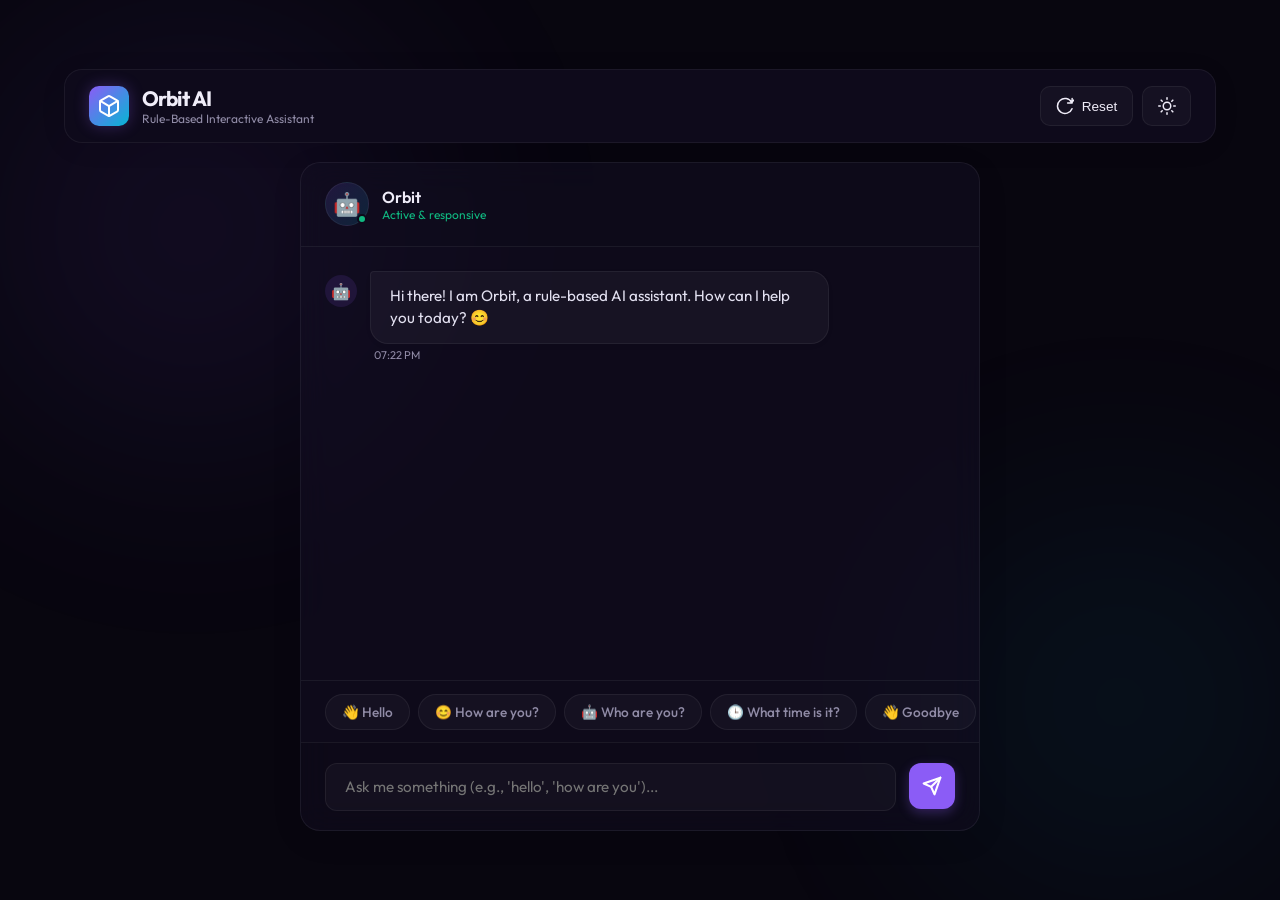
<file: Basic chatbot/index.html>
<!DOCTYPE html>
<html lang="en">
<head>
    <meta charset="UTF-8">
    <meta name="viewport" content="width=device-width, initial-scale=1.0">
    <title>Orbit AI | Interactive Rule-Based Chatbot</title>
    <!-- Google Fonts for premium typography -->
    <link rel="preconnect" href="https://fonts.googleapis.com">
    <link rel="preconnect" href="https://fonts.gstatic.com" crossorigin>
    <link href="https://fonts.googleapis.com/css2?family=Fira+Code:wght@400;500;600&family=Outfit:wght@300;400;500;600;700;800&display=swap" rel="stylesheet">
    <link rel="stylesheet" href="style.css">
</head>
<body>
    <!-- Background glow elements -->
    <div class="glow-orb orb-1"></div>
    <div class="glow-orb orb-2"></div>
    
    <div class="app-wrapper">
        <header class="app-header">
            <div class="brand">
                <div class="logo-icon">
                    <svg viewBox="0 0 24 24" width="24" height="24" stroke="currentColor" stroke-width="2" fill="none" stroke-linecap="round" stroke-linejoin="round">
                        <path d="M21 16V8a2 2 0 0 0-1-1.73l-7-4a2 2 0 0 0-2 0l-7 4A2 2 0 0 0 3 8v8a2 2 0 0 0 1 1.73l7 4a2 2 0 0 0 2 0l7-4A2 2 0 0 0 21 16z"></path>
                        <polyline points="3.27 6.96 12 12.01 20.73 6.96"></polyline>
                        <line x1="12" y1="22.08" x2="12" y2="12"></line>
                    </svg>
                </div>
                <div>
                    <h1>Orbit AI</h1>
                    <p class="subtitle">Rule-Based Interactive Assistant</p>
                </div>
            </div>
            
            <div class="header-actions">
                <button id="reset-chat" class="icon-btn" title="Reset Conversation">
                    <svg viewBox="0 0 24 24" width="18" height="18" stroke="currentColor" stroke-width="2" fill="none" stroke-linecap="round" stroke-linejoin="round">
                        <path d="M21.5 2v6h-6M21.34 15.57a10 10 0 1 1-.57-8.38l5.67-5.67"></path>
                    </svg>
                    <span>Reset</span>
                </button>
                <button id="toggle-theme" class="icon-btn" title="Toggle Theme">
                    <svg class="sun-icon" viewBox="0 0 24 24" width="18" height="18" stroke="currentColor" stroke-width="2" fill="none" stroke-linecap="round" stroke-linejoin="round">
                        <circle cx="12" cy="12" r="5"></circle>
                        <line x1="12" y1="1" x2="12" y2="3"></line>
                        <line x1="12" y1="21" x2="12" y2="23"></line>
                        <line x1="4.22" y1="4.22" x2="5.64" y2="5.64"></line>
                        <line x1="18.36" y1="18.36" x2="19.78" y2="19.78"></line>
                        <line x1="1" y1="12" x2="3" y2="12"></line>
                        <line x1="21" y1="12" x2="23" y2="12"></line>
                        <line x1="4.22" y1="19.78" x2="5.64" y2="18.36"></line>
                        <line x1="18.36" y1="5.64" x2="19.78" y2="4.22"></line>
                    </svg>
                </button>
            </div>
        </header>

        <main class="main-content">
            <!-- Left Panel: Chat Interface -->
            <section class="chat-section card" id="chat-card">
                <div class="chat-header">
                    <div class="bot-profile">
                        <div class="avatar-container">
                            <div class="bot-avatar">🤖</div>
                            <span class="status-dot pulsing"></span>
                        </div>
                        <div class="bot-info">
                            <span class="bot-name">Orbit</span>
                            <span class="bot-status">Active & responsive</span>
                        </div>
                    </div>
                </div>

                <div class="chat-messages" id="chat-messages">
                    <!-- Messages will be injected here dynamically -->
                </div>

                <!-- Suggested Quick Replies -->
                <div class="quick-replies" id="quick-replies">
                    <button class="chip" data-phrase="hello">👋 Hello</button>
                    <button class="chip" data-phrase="how are you">😊 How are you?</button>
                    <button class="chip" data-phrase="who are you">🤖 Who are you?</button>
                    <button class="chip" data-phrase="what time is it">🕒 What time is it?</button>
                    <button class="chip" data-phrase="goodbye">👋 Goodbye</button>
                </div>

                <form class="chat-input-area" id="chat-form">
                    <input type="text" id="user-input" autocomplete="off" placeholder="Ask me something (e.g., 'hello', 'how are you')..." required>
                    <button type="submit" class="send-btn" id="send-btn">
                        <svg viewBox="0 0 24 24" width="20" height="20" stroke="currentColor" stroke-width="2.5" fill="none" stroke-linecap="round" stroke-linejoin="round">
                            <line x1="22" y1="2" x2="11" y2="13"></line>
                            <polygon points="22 2 15 22 11 13 2 9 22 2"></polygon>
                        </svg>
                    </button>
                </form>
            </section>
        </main>
    </div>

    <!-- Notification for highlighting -->
    <div class="toast" id="toast">Code block highlighted!</div>

    <script src="app.js"></script>
</body>
</html>
</file>
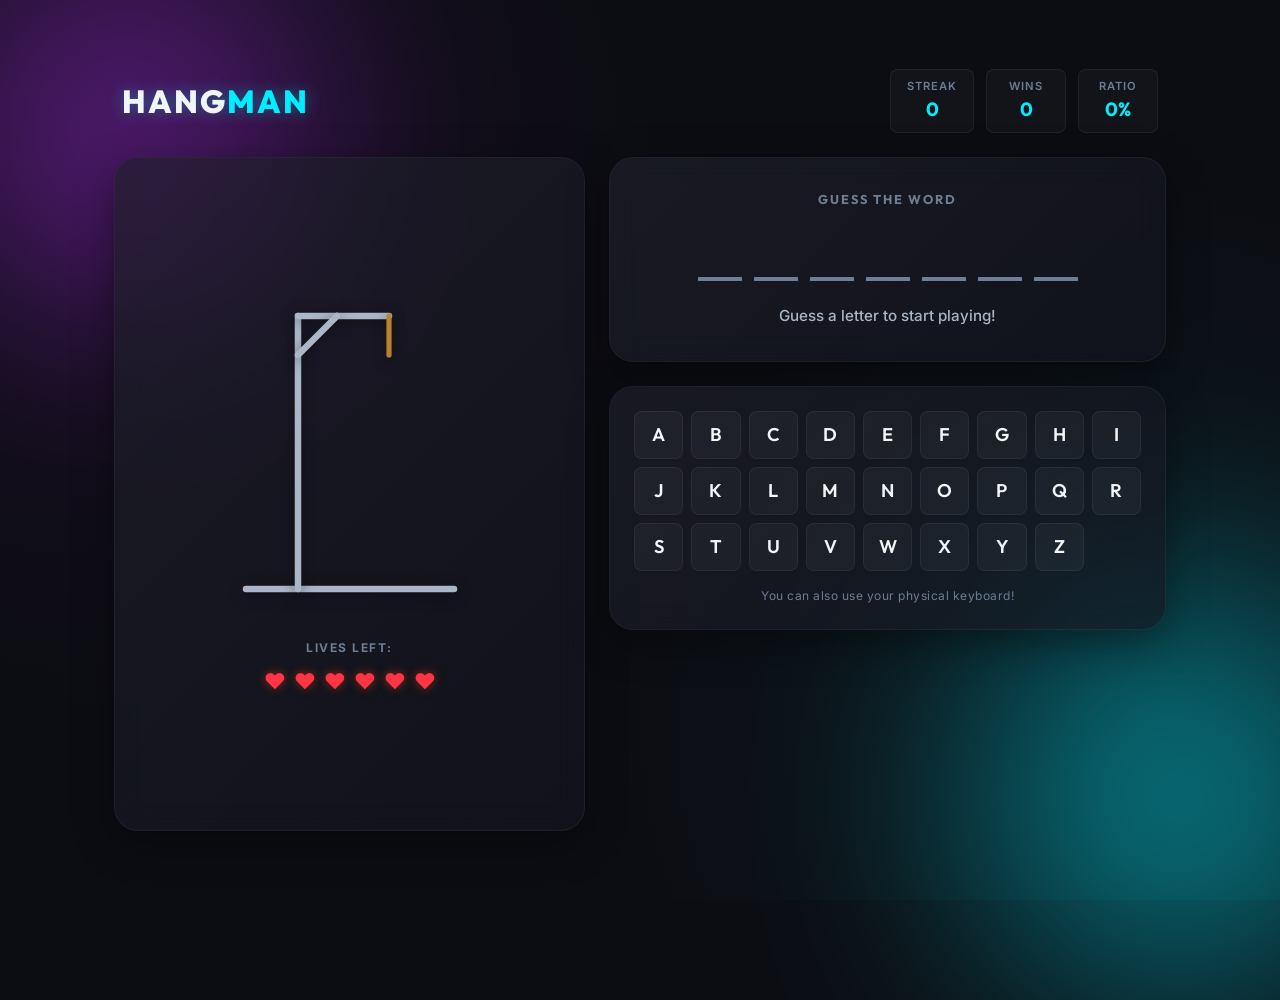
<file: Hangman game/index.html>
<!DOCTYPE html>
<html lang="en">
<head>
    <meta charset="UTF-8">
    <meta name="viewport" content="width=device-width, initial-scale=1.0">
    <meta name="description" content="A premium web-based Hangman game featuring sleek glassmorphism, responsive design, on-screen keyboard, and smooth SVG illustrations.">
    <title>Hangman - The Ultimate Word Guessing Challenge</title>
    <!-- Google Fonts -->
    <link rel="preconnect" href="https://fonts.googleapis.com">
    <link rel="preconnect" href="https://fonts.gstatic.com" crossorigin>
    <link href="https://fonts.googleapis.com/css2?family=Inter:wght@300;400;500;600&family=Outfit:wght@400;600;700;800&display=swap" rel="stylesheet">
    <!-- Main Style Sheet -->
    <link rel="stylesheet" href="style.css">
</head>
<body>
    <div class="app-container">
        <!-- Header -->
        <header>
            <div class="logo">
                <span class="logo-hang">HANG</span><span class="logo-man">MAN</span>
            </div>
            
            <!-- Scoreboard -->
            <div class="scoreboard" id="scoreboard">
                <div class="stat-box">
                    <span class="stat-label">Streak</span>
                    <span class="stat-value" id="stat-streak">0</span>
                </div>
                <div class="stat-box">
                    <span class="stat-label">Wins</span>
                    <span class="stat-value" id="stat-wins">0</span>
                </div>
                <div class="stat-box">
                    <span class="stat-label">Ratio</span>
                    <span class="stat-value" id="stat-ratio">0%</span>
                </div>
            </div>
        </header>

        <!-- Main Game Section -->
        <main class="game-board">
            <!-- Left Side: Dynamic SVG Hangman -->
            <section class="hangman-section card">
                <div class="svg-container">
                    <svg viewBox="0 0 200 250" class="hangman-svg" id="hangman-svg" aria-label="Hangman illustration">
                        <!-- Scaffold (Always visible) -->
                        <path d="M20 230 L180 230" class="gallows-base" />
                        <path d="M60 230 L60 20" class="gallows-post" />
                        <path d="M60 20 L130 20" class="gallows-beam" />
                        <path d="M130 20 L130 50" class="gallows-rope" />
                        <path d="M60 50 L90 20" class="gallows-support" />

                        <!-- Hangman Parts (Hidden by default, shown sequentially) -->
                        <!-- 1. Head -->
                        <circle cx="130" cy="70" r="20" class="body-part head" id="part-head" />
                        
                        <!-- 2. Torso -->
                        <line x1="130" y1="90" x2="130" y2="150" class="body-part torso" id="part-torso" />
                        
                        <!-- 3. Left Arm -->
                        <line x1="130" y1="110" x2="100" y2="130" class="body-part arm-left" id="part-arm-left" />
                        
                        <!-- 4. Right Arm -->
                        <line x1="130" y1="110" x2="160" y2="130" class="body-part arm-right" id="part-arm-right" />
                        
                        <!-- 5. Left Leg -->
                        <line x1="130" y1="150" x2="105" y2="200" class="body-part leg-left" id="part-leg-left" />
                        
                        <!-- 6. Right Leg -->
                        <line x1="130" y1="150" x2="155" y2="200" class="body-part leg-right" id="part-leg-right" />
                        
                        <!-- Extra: Defeated Eyes (Shown only on loss) -->
                        <g class="body-part dead-eyes" id="part-dead-eyes">
                            <line x1="122" y1="66" x2="128" y2="72" />
                            <line x1="128" y1="66" x2="122" y2="72" />
                            <line x1="132" y1="66" x2="138" y2="72" />
                            <line x1="138" y1="66" x2="132" y2="72" />
                        </g>
                    </svg>
                </div>
                
                <!-- Heart/Lives Indicator -->
                <div class="lives-indicator">
                    <span class="lives-text">LIVES LEFT:</span>
                    <div class="hearts-container" id="hearts-container" aria-label="Remaining incorrect guesses">
                        <!-- Populated by JavaScript -->
                    </div>
                </div>
            </section>

            <!-- Right Side: Word Display and Keyboard -->
            <section class="interaction-section">
                <!-- Word display card -->
                <div class="word-card card">
                    <h2 class="section-title">GUESS THE WORD</h2>
                    <div class="word-display" id="word-display" aria-live="polite">
                        <!-- Populated by JavaScript -->
                    </div>
                    <div class="message-banner" id="message-banner" aria-live="assertive">
                        Guess a letter to start playing!
                    </div>
                </div>

                <!-- Keyboard card -->
                <div class="keyboard-card card">
                    <div class="keyboard-container" id="keyboard-container">
                        <!-- Populated by JavaScript -->
                    </div>
                    <p class="hint-text">You can also use your physical keyboard!</p>
                </div>
            </section>
        </main>

        <!-- Dynamic Game-Over Modal Overlay -->
        <div class="modal-overlay hidden" id="game-modal" role="dialog" aria-modal="true" aria-labelledby="modal-title">
            <div class="modal-content card">
                <div class="modal-icon" id="modal-icon">🎉</div>
                <h2 class="modal-title" id="modal-title">YOU WON!</h2>
                
                <div class="modal-stats">
                    <p class="modal-word-reveal">The word was: <span id="secret-word-reveal">-----</span></p>
                    <div class="modal-stat-row">
                        <span>Attempts Made:</span>
                        <strong id="modal-attempts">0</strong>
                    </div>
                    <div class="modal-stat-row">
                        <span>Current Win Streak:</span>
                        <strong id="modal-streak">0</strong>
                    </div>
                </div>

                <div class="modal-actions">
                    <button class="btn btn-primary" id="btn-play-again">Play Again</button>
                    <button class="btn btn-secondary" id="btn-reset-stats">Reset Stats</button>
                </div>
            </div>
        </div>
        
        <!-- Subtle background glowing orbs -->
        <div class="bg-glow-orb orb-1"></div>
        <div class="bg-glow-orb orb-2"></div>
    </div>

    <!-- Main Game Script -->
    <script src="app.js"></script>
</body>
</html>
</file>
<file: Basic chatbot/style.css>
/* Custom CSS for Nova AI - The Rule-Based Chatbot */

:root {
    /* Dark Mode (Default) variables */
    --bg-primary: #08060f;
    --bg-secondary: #0e0a1b;
    --bg-card: rgba(20, 15, 38, 0.55);
    --border-color: rgba(255, 255, 255, 0.06);
    --text-primary: #f0edf9;
    --text-secondary: #908ba6;
    --accent: #8b5cf6;
    --accent-hover: #a78bfa;
    --accent-glow: rgba(139, 92, 246, 0.3);
    
    --bot-bubble-bg: rgba(255, 255, 255, 0.04);
    --bot-bubble-text: #e2e0f0;
    --user-bubble-bg: #8b5cf6;
    --user-bubble-text: #ffffff;
    
    --highlight-color: #10b981;
    --highlight-glow: rgba(16, 185, 129, 0.2);
    --code-bg: #050409;
    
    /* Transition speeds */
    --transition-smooth: all 0.3s cubic-bezier(0.4, 0, 0.2, 1);
}

[data-theme="light"] {
    /* Light Mode variables */
    --bg-primary: #f3f2fa;
    --bg-secondary: #ffffff;
    --bg-card: rgba(255, 255, 255, 0.8);
    --border-color: rgba(0, 0, 0, 0.08);
    --text-primary: #1c182c;
    --text-secondary: #6e6789;
    --accent: #6d28d9;
    --accent-hover: #5b21b6;
    --accent-glow: rgba(109, 40, 217, 0.15);
    
    --bot-bubble-bg: rgba(0, 0, 0, 0.04);
    --bot-bubble-text: #1c182c;
    --user-bubble-bg: #6d28d9;
    --user-bubble-text: #ffffff;
    
    --highlight-color: #059669;
    --highlight-glow: rgba(5, 150, 105, 0.15);
    --code-bg: #0a0812; /* Keep code panel dark for premium developer aesthetic */
}

/* Base resets & styles */
* {
    margin: 0;
    padding: 0;
    box-sizing: border-box;
}

body {
    font-family: 'Outfit', -apple-system, BlinkMacSystemFont, "Segoe UI", Roboto, Helvetica, Arial, sans-serif;
    background-color: var(--bg-primary);
    color: var(--text-primary);
    min-height: 100vh;
    overflow-x: hidden;
    display: flex;
    justify-content: center;
    align-items: center;
    transition: var(--transition-smooth);
    position: relative;
}

/* Background glowing orbs for cyberpunk aesthetics */
.glow-orb {
    position: fixed;
    border-radius: 50%;
    filter: blur(120px);
    z-index: -1;
    opacity: 0.45;
    pointer-events: none;
    transition: var(--transition-smooth);
}

.orb-1 {
    top: -10%;
    left: -10%;
    width: 50vw;
    height: 50vw;
    background: radial-gradient(circle, rgba(139, 92, 246, 0.3) 0%, rgba(0, 0, 0, 0) 70%);
}

.orb-2 {
    bottom: -10%;
    right: -10%;
    width: 45vw;
    height: 45vw;
    background: radial-gradient(circle, rgba(6, 182, 212, 0.25) 0%, rgba(0, 0, 0, 0) 70%);
}

[data-theme="light"] .glow-orb {
    opacity: 0.25;
}

[data-theme="light"] .orb-1 {
    background: radial-gradient(circle, rgba(109, 40, 217, 0.2) 0%, rgba(0, 0, 0, 0) 70%);
}

/* Container & Layout */
.app-wrapper {
    width: 100%;
    max-width: 1200px;
    height: 90vh;
    padding: 1.5rem;
    display: flex;
    flex-direction: column;
    gap: 1.2rem;
}

/* Header Styling */
.app-header {
    display: flex;
    justify-content: space-between;
    align-items: center;
    background-color: var(--bg-secondary);
    border: 1px solid var(--border-color);
    border-radius: 18px;
    padding: 1rem 1.5rem;
    box-shadow: 0 4px 30px rgba(0, 0, 0, 0.05);
    backdrop-filter: blur(8px);
    transition: var(--transition-smooth);
}

.brand {
    display: flex;
    align-items: center;
    gap: 0.8rem;
}

.logo-icon {
    width: 40px;
    height: 40px;
    background: linear-gradient(135deg, var(--accent) 0%, #06b6d4 100%);
    border-radius: 10px;
    display: flex;
    align-items: center;
    justify-content: center;
    color: #ffffff;
    box-shadow: 0 0 15px var(--accent-glow);
}

.brand h1 {
    font-size: 1.3rem;
    font-weight: 700;
    letter-spacing: -0.5px;
    line-height: 1.2;
}

.brand .subtitle {
    font-size: 0.75rem;
    color: var(--text-secondary);
    font-weight: 400;
}

.header-actions {
    display: flex;
    align-items: center;
    gap: 0.6rem;
}

/* Button style */
.icon-btn {
    display: flex;
    align-items: center;
    gap: 0.5rem;
    background: rgba(255, 255, 255, 0.03);
    border: 1px solid var(--border-color);
    border-radius: 10px;
    color: var(--text-primary);
    padding: 0.6rem 0.9rem;
    cursor: pointer;
    font-weight: 500;
    font-size: 0.85rem;
    transition: var(--transition-smooth);
}

.icon-btn:hover {
    background: rgba(255, 255, 255, 0.08);
    transform: translateY(-2px);
    border-color: var(--accent);
}

[data-theme="light"] .icon-btn {
    background: rgba(0, 0, 0, 0.02);
}

[data-theme="light"] .icon-btn:hover {
    background: rgba(0, 0, 0, 0.05);
}

/* Main Panel Layout */
.main-content {
    flex: 1;
    display: flex;
    justify-content: center;
    height: calc(100% - 70px);
}

.chat-section {
    width: 100%;
    max-width: 680px;
}

.card {
    background-color: var(--bg-card);
    border: 1px solid var(--border-color);
    border-radius: 20px;
    box-shadow: 0 8px 32px rgba(0, 0, 0, 0.08);
    backdrop-filter: blur(16px);
    display: flex;
    flex-direction: column;
    overflow: hidden;
    transition: var(--transition-smooth);
}

/* Chat Card Styling */
.chat-section {
    display: flex;
    flex-direction: column;
}

.chat-header {
    padding: 1.2rem 1.5rem;
    border-bottom: 1px solid var(--border-color);
    display: flex;
    justify-content: space-between;
    align-items: center;
    background: rgba(0, 0, 0, 0.05);
}

.bot-profile {
    display: flex;
    align-items: center;
    gap: 0.8rem;
}

.avatar-container {
    position: relative;
}

.bot-avatar {
    width: 44px;
    height: 44px;
    background: linear-gradient(135deg, rgba(139, 92, 246, 0.15) 0%, rgba(6, 182, 212, 0.15) 100%);
    border: 1.5px solid var(--border-color);
    border-radius: 50%;
    display: flex;
    align-items: center;
    justify-content: center;
    font-size: 1.4rem;
}

.status-dot {
    position: absolute;
    bottom: 2px;
    right: 2px;
    width: 10px;
    height: 10px;
    background-color: #10b981;
    border: 2px solid var(--bg-secondary);
    border-radius: 50%;
}

.pulsing {
    box-shadow: 0 0 0 0 rgba(16, 185, 129, 0.7);
    animation: pulse 1.6s infinite;
}

@keyframes pulse {
    0% {
        transform: scale(0.95);
        box-shadow: 0 0 0 0 rgba(16, 185, 129, 0.7);
    }
    70% {
        transform: scale(1);
        box-shadow: 0 0 0 6px rgba(16, 185, 129, 0);
    }
    100% {
        transform: scale(0.95);
        box-shadow: 0 0 0 0 rgba(16, 185, 129, 0);
    }
}

.bot-info {
    display: flex;
    flex-direction: column;
}

.bot-name {
    font-weight: 600;
    font-size: 1rem;
}

.bot-status {
    font-size: 0.75rem;
    color: #10b981;
}

/* Chat Messages */
.chat-messages {
    flex: 1;
    overflow-y: auto;
    padding: 1.5rem;
    display: flex;
    flex-direction: column;
    gap: 1.2rem;
    scroll-behavior: smooth;
}

/* Custom scrollbar */
.chat-messages::-webkit-scrollbar,
.code-body::-webkit-scrollbar {
    width: 6px;
    height: 6px;
}

.chat-messages::-webkit-scrollbar-track,
.code-body::-webkit-scrollbar-track {
    background: transparent;
}

.chat-messages::-webkit-scrollbar-thumb,
.code-body::-webkit-scrollbar-thumb {
    background: rgba(255, 255, 255, 0.1);
    border-radius: 10px;
}

[data-theme="light"] .chat-messages::-webkit-scrollbar-thumb {
    background: rgba(0, 0, 0, 0.1);
}

.message-wrapper {
    display: flex;
    gap: 0.8rem;
    max-width: 80%;
    animation: slideIn 0.3s ease-out forwards;
}

@keyframes slideIn {
    from {
        opacity: 0;
        transform: translateY(12px);
    }
    to {
        opacity: 1;
        transform: translateY(0);
    }
}

.message-wrapper.bot {
    align-self: flex-start;
}

.message-wrapper.user {
    align-self: flex-end;
    flex-direction: row-reverse;
}

.msg-avatar {
    width: 32px;
    height: 32px;
    border-radius: 50%;
    display: flex;
    align-items: center;
    justify-content: center;
    font-size: 1rem;
    flex-shrink: 0;
    margin-top: 4px;
}

.bot .msg-avatar {
    background: rgba(139, 92, 246, 0.12);
}

.user .msg-avatar {
    background: rgba(255, 255, 255, 0.15);
}

.bubble-container {
    display: flex;
    flex-direction: column;
    gap: 0.25rem;
}

.msg-bubble {
    padding: 0.85rem 1.2rem;
    border-radius: 18px;
    font-size: 0.95rem;
    line-height: 1.45;
    word-break: break-word;
    box-shadow: 0 2px 10px rgba(0, 0, 0, 0.02);
}

.bot .msg-bubble {
    background-color: var(--bot-bubble-bg);
    color: var(--bot-bubble-text);
    border: 1px solid var(--border-color);
    border-top-left-radius: 4px;
}

.user .msg-bubble {
    background-color: var(--user-bubble-bg);
    color: var(--user-bubble-text);
    border-top-right-radius: 4px;
    box-shadow: 0 4px 15px rgba(139, 92, 246, 0.25);
}

.msg-time {
    font-size: 0.7rem;
    color: var(--text-secondary);
    align-self: flex-start;
    padding: 0 4px;
}

.user .msg-time {
    align-self: flex-end;
}

/* Typing Indicator Animation */
.typing-indicator {
    display: flex;
    align-items: center;
    gap: 4px;
    padding: 6px 4px;
}

.typing-dot {
    width: 6px;
    height: 6px;
    background-color: var(--text-secondary);
    border-radius: 50%;
    animation: bounce 1.4s infinite ease-in-out both;
}

.typing-dot:nth-child(1) { animation-delay: -0.32s; }
.typing-dot:nth-child(2) { animation-delay: -0.16s; }

@keyframes bounce {
    0%, 80%, 100% { transform: scale(0); }
    40% { transform: scale(1); }
}

/* Quick Replies */
.quick-replies {
    display: flex;
    gap: 0.5rem;
    padding: 0.8rem 1.5rem;
    overflow-x: auto;
    white-space: nowrap;
    border-top: 1px solid var(--border-color);
    background: rgba(0, 0, 0, 0.02);
}

.quick-replies::-webkit-scrollbar {
    display: none; /* Hide scrollbar for chips */
}

.chip {
    background: rgba(255, 255, 255, 0.03);
    border: 1px solid var(--border-color);
    border-radius: 30px;
    padding: 0.5rem 1rem;
    color: var(--text-secondary);
    cursor: pointer;
    font-size: 0.85rem;
    font-family: inherit;
    font-weight: 500;
    transition: var(--transition-smooth);
}

.chip:hover {
    background: rgba(139, 92, 246, 0.08);
    border-color: var(--accent);
    color: var(--text-primary);
    transform: scale(1.05);
}

[data-theme="light"] .chip {
    background: rgba(0, 0, 0, 0.02);
}

/* Chat Input Area */
.chat-input-area {
    padding: 1.2rem 1.5rem;
    border-top: 1px solid var(--border-color);
    display: flex;
    gap: 0.8rem;
    background: rgba(0, 0, 0, 0.08);
}

[data-theme="light"] .chat-input-area {
    background: rgba(0, 0, 0, 0.01);
}

#user-input {
    flex: 1;
    background: rgba(255, 255, 255, 0.03);
    border: 1.5px solid var(--border-color);
    border-radius: 12px;
    padding: 0.85rem 1.2rem;
    font-family: inherit;
    font-size: 0.95rem;
    color: var(--text-primary);
    outline: none;
    transition: var(--transition-smooth);
}

#user-input:focus {
    border-color: var(--accent);
    background: rgba(255, 255, 255, 0.05);
    box-shadow: 0 0 12px var(--accent-glow);
}

[data-theme="light"] #user-input {
    background: rgba(0, 0, 0, 0.02);
}

[data-theme="light"] #user-input:focus {
    background: #ffffff;
}

.send-btn {
    background: var(--accent);
    border: none;
    border-radius: 12px;
    width: 46px;
    height: 46px;
    display: flex;
    align-items: center;
    justify-content: center;
    color: #ffffff;
    cursor: pointer;
    transition: var(--transition-smooth);
    box-shadow: 0 4px 12px var(--accent-glow);
}

.send-btn:hover {
    background: var(--accent-hover);
    transform: translateY(-2px) scale(1.05);
}

.send-btn:active {
    transform: scale(0.95);
}

/* Code Visualizer Panel */
.code-section {
    display: flex;
    flex-direction: column;
}

.code-header {
    background-color: rgba(0, 0, 0, 0.25);
    border-bottom: 1px solid var(--border-color);
    padding: 0.9rem 1.2rem;
    display: flex;
    justify-content: space-between;
    align-items: center;
}

.code-title {
    display: flex;
    align-items: center;
    gap: 0.5rem;
    font-size: 0.85rem;
    color: #908ba6;
    font-weight: 500;
}

.code-title span {
    font-family: 'Fira Code', monospace;
}

.code-title .badge {
    background: rgba(139, 92, 246, 0.15);
    border: 1px solid rgba(139, 92, 246, 0.3);
    color: var(--accent-hover);
    font-family: 'Outfit', sans-serif;
    padding: 2px 8px;
    border-radius: 12px;
    font-size: 0.7rem;
    font-weight: 600;
}

.window-dots {
    display: flex;
    gap: 6px;
}

.window-dots .dot {
    width: 10px;
    height: 10px;
    border-radius: 50%;
    display: inline-block;
}

.dot.red { background-color: #ef4444; }
.dot.yellow { background-color: #f59e0b; }
.dot.green { background-color: #10b981; }

.code-body {
    background-color: var(--code-bg);
    flex: 1;
    overflow: auto;
    padding: 1.2rem;
}

pre {
    margin: 0;
}

.python-code {
    font-family: 'Fira Code', 'Courier New', Courier, monospace;
    font-size: 0.82rem;
    line-height: 1.6;
    color: #e2e0f0;
    display: block;
}

/* Syntax Highlighting Colors */
.keyword { color: #f43f5e; font-weight: 600; }
.function { color: #3b82f6; }
.comment { color: #6b7280; font-style: italic; }
.string { color: #10b981; }
.operator { color: #fbbf24; }

/* Interactive Code Highlight Blocks */
.code-block {
    display: block;
    padding: 4px 8px;
    margin: 2px -8px;
    border-radius: 6px;
    border-left: 3px solid transparent;
    transition: all 0.3s ease;
}

/* Active code branch styling */
.code-block.active-branch {
    background-color: var(--highlight-glow);
    border-left-color: var(--highlight-color);
    box-shadow: inset 0 0 10px rgba(16, 185, 129, 0.05);
    animation: glowPulse 2s infinite ease-in-out;
}

@keyframes glowPulse {
    0% { background-color: rgba(16, 185, 129, 0.1); }
    50% { background-color: rgba(16, 185, 129, 0.2); }
    100% { background-color: rgba(16, 185, 129, 0.1); }
}

.code-footer {
    background-color: rgba(0, 0, 0, 0.2);
    border-top: 1px solid var(--border-color);
    padding: 0.75rem 1.2rem;
    font-size: 0.8rem;
    color: var(--text-secondary);
}

.status-indicator {
    display: flex;
    align-items: center;
    gap: 6px;
}

.indicator-dot {
    width: 8px;
    height: 8px;
    border-radius: 50%;
    background-color: var(--text-secondary);
    display: inline-block;
    transition: var(--transition-smooth);
}

.status-indicator.active {
    color: var(--highlight-color);
}

.status-indicator.active .indicator-dot {
    background-color: var(--highlight-color);
    box-shadow: 0 0 8px var(--highlight-color);
}

/* Custom Notification Toast */
.toast {
    position: fixed;
    bottom: 2rem;
    right: 2rem;
    background: rgba(16, 185, 129, 0.95);
    color: #ffffff;
    padding: 0.8rem 1.2rem;
    border-radius: 10px;
    font-weight: 500;
    font-size: 0.9rem;
    box-shadow: 0 8px 24px rgba(16, 185, 129, 0.3);
    z-index: 100;
    transform: translateY(100px);
    opacity: 0;
    pointer-events: none;
    transition: transform 0.4s cubic-bezier(0.175, 0.885, 0.32, 1.275), opacity 0.3s;
}

.toast.show {
    transform: translateY(0);
    opacity: 1;
}

/* Responsive Adjustments */
@media (max-width: 968px) {
    .main-content {
        grid-template-columns: 1fr;
    }
    
    .code-section {
        display: none; /* Hide code section on mobile by default */
    }
    
    .code-section.show-panel {
        display: flex;
        position: fixed;
        top: 80px;
        left: 1.5rem;
        right: 1.5rem;
        bottom: 1.5rem;
        z-index: 50;
    }
    
    .app-wrapper {
        height: 95vh;
        padding: 0.8rem;
    }
}

@media (min-width: 969px) {
    /* Hide code toggle button on large screens */
    .code-toggle-btn {
        display: none;
    }
}
</file>
<file: Hangman game/style.css>
/* ==========================================================================
   DESIGN SYSTEM & VARIABLES
   ========================================================================== */
:root {
    /* Color Palette (HSL Tailored) */
    --bg-dark: hsl(230, 24%, 6%);
    --bg-dark-secondary: hsl(230, 24%, 10%);
    --card-bg: rgba(20, 22, 33, 0.65);
    --card-border: rgba(255, 255, 255, 0.06);
    --card-glow: rgba(0, 240, 255, 0.03);
    
    /* Neon Accents */
    --accent-cyan: hsl(184, 100%, 50%);
    --accent-cyan-rgb: 0, 240, 255;
    --accent-violet: hsl(280, 100%, 60%);
    --accent-violet-rgb: 189, 0, 255;
    --accent-red: hsl(355, 100%, 60%);
    --accent-green: hsl(145, 90%, 50%);

    /* Typography */
    --font-heading: 'Outfit', -apple-system, BlinkMacSystemFont, "Segoe UI", Roboto, sans-serif;
    --font-body: 'Inter', -apple-system, BlinkMacSystemFont, "Segoe UI", Roboto, sans-serif;

    /* Text Colors */
    --text-primary: hsl(210, 30%, 96%);
    --text-secondary: hsl(215, 20%, 72%);
    --text-muted: hsl(215, 15%, 50%);
    
    /* Layout */
    --border-radius-lg: 24px;
    --border-radius-md: 16px;
    --border-radius-sm: 8px;
    --transition-smooth: all 0.3s cubic-bezier(0.4, 0, 0.2, 1);
}

/* ==========================================================================
   RESET & SYSTEM BASICS
   ========================================================================== */
* {
    margin: 0;
    padding: 0;
    box-sizing: border-box;
    -webkit-tap-highlight-color: transparent;
}

body {
    background-color: var(--bg-dark);
    color: var(--text-primary);
    font-family: var(--font-body);
    min-height: 100vh;
    display: flex;
    justify-content: center;
    align-items: center;
    position: relative;
    overflow-x: hidden;
    line-height: 1.5;
}

/* Subtle Animated Background Gradients & Glows */
body::before {
    content: '';
    position: absolute;
    top: 0;
    left: 0;
    right: 0;
    bottom: 0;
    background: radial-gradient(circle at 10% 20%, rgba(189, 0, 255, 0.05) 0%, transparent 40%),
                radial-gradient(circle at 90% 80%, rgba(0, 240, 255, 0.06) 0%, transparent 40%);
    z-index: -2;
    pointer-events: none;
}

.bg-glow-orb {
    position: absolute;
    border-radius: 50%;
    filter: blur(120px);
    z-index: -1;
    opacity: 0.45;
    pointer-events: none;
    animation: pulseGlow 10s infinite alternate ease-in-out;
}

.orb-1 {
    width: 350px;
    height: 350px;
    background: var(--accent-violet);
    top: -50px;
    left: -50px;
}

.orb-2 {
    width: 400px;
    height: 400px;
    background: var(--accent-cyan);
    bottom: -100px;
    right: -100px;
    animation-delay: -5s;
}

@keyframes pulseGlow {
    0% { transform: scale(1) translate(0, 0); opacity: 0.3; }
    100% { transform: scale(1.15) translate(30px, 20px); opacity: 0.55; }
}

/* ==========================================================================
   LAYOUT STRUCTURE
   ========================================================================== */
.app-container {
    width: 100%;
    max-width: 1100px;
    min-height: 90vh;
    padding: 24px;
    display: flex;
    flex-direction: column;
    gap: 24px;
    z-index: 1;
}

/* Header & Scoreboard styling */
header {
    display: flex;
    justify-content: space-between;
    align-items: center;
    padding: 0 8px;
    flex-wrap: wrap;
    gap: 16px;
}

.logo {
    font-family: var(--font-heading);
    font-size: 2rem;
    font-weight: 800;
    letter-spacing: 2px;
    text-shadow: 0 0 15px rgba(0, 240, 255, 0.35);
}

.logo-hang {
    color: var(--text-primary);
}

.logo-man {
    color: var(--accent-cyan);
}

.scoreboard {
    display: flex;
    gap: 12px;
}

.stat-box {
    background: rgba(255, 255, 255, 0.03);
    border: 1px solid var(--card-border);
    padding: 8px 16px;
    border-radius: var(--border-radius-sm);
    display: flex;
    flex-direction: column;
    align-items: center;
    min-width: 80px;
}

.stat-label {
    font-size: 0.7rem;
    text-transform: uppercase;
    letter-spacing: 1px;
    color: var(--text-muted);
    font-weight: 600;
}

.stat-value {
    font-family: var(--font-heading);
    font-size: 1.2rem;
    font-weight: 700;
    color: var(--accent-cyan);
}

/* Main Grid Layout */
.game-board {
    display: grid;
    grid-template-columns: 1.1fr 1.3fr;
    gap: 24px;
    flex: 1;
}

/* Premium Card Styles (Glassmorphism) */
.card {
    background: var(--card-bg);
    border: 1px solid var(--card-border);
    border-radius: var(--border-radius-lg);
    box-shadow: 0 12px 40px 0 rgba(0, 0, 0, 0.4);
    backdrop-filter: blur(16px);
    -webkit-backdrop-filter: blur(16px);
    transition: var(--transition-smooth);
    position: relative;
    overflow: hidden;
}

.card::before {
    content: '';
    position: absolute;
    top: 0;
    left: 0;
    width: 100%;
    height: 100%;
    background: linear-gradient(135deg, rgba(255, 255, 255, 0.03) 0%, transparent 100%);
    pointer-events: none;
}

.card:hover {
    border-color: rgba(255, 255, 255, 0.1);
    box-shadow: 0 16px 48px 0 rgba(0, 0, 0, 0.5), 0 0 30px var(--card-glow);
}

/* ==========================================================================
   LEFT PANEL: DYNAMIC SVG HANGMAN
   ========================================================================== */
.hangman-section {
    display: flex;
    flex-direction: column;
    justify-content: center;
    align-items: center;
    padding: 32px;
    gap: 24px;
    min-height: 400px;
}

.svg-container {
    width: 100%;
    max-width: 260px;
    aspect-ratio: 4/5;
    display: flex;
    justify-content: center;
}

.hangman-svg {
    width: 100%;
    height: 100%;
}

/* SVG Line Designs & Glow Effects */
.gallows-base, .gallows-post, .gallows-beam, .gallows-rope, .gallows-support {
    stroke: var(--text-secondary);
    stroke-width: 5;
    stroke-linecap: round;
    fill: none;
    filter: drop-shadow(0 2px 5px rgba(0, 0, 0, 0.5));
}

.gallows-rope {
    stroke: hsl(35, 60%, 45%);
    stroke-width: 4;
}

/* Body parts (Initially hidden, faded in with class 'visible') */
.body-part {
    stroke: var(--accent-cyan);
    stroke-width: 5;
    stroke-linecap: round;
    fill: none;
    opacity: 0;
    transform: translateY(-8px);
    transform-origin: 130px 70px;
    transition: opacity 0.5s cubic-bezier(0.175, 0.885, 0.32, 1.275), 
                transform 0.5s cubic-bezier(0.175, 0.885, 0.32, 1.275), 
                stroke 0.3s ease;
}

.body-part.visible {
    opacity: 1;
    transform: translateY(0);
    filter: drop-shadow(0 0 8px rgba(0, 240, 255, 0.5));
}

/* Dead eyes layout specifically styles x elements */
.dead-eyes {
    stroke: var(--accent-red) !important;
    stroke-width: 3.5 !important;
    filter: drop-shadow(0 0 6px rgba(255, 61, 0, 0.6));
    transition-delay: 0.2s;
}

.dead-eyes.visible {
    opacity: 1;
}

/* Lives representation (hearts) */
.lives-indicator {
    display: flex;
    flex-direction: column;
    align-items: center;
    gap: 8px;
    width: 100%;
}

.lives-text {
    font-size: 0.75rem;
    font-weight: 700;
    color: var(--text-muted);
    letter-spacing: 1.5px;
}

.hearts-container {
    display: flex;
    gap: 8px;
}

.heart-icon {
    font-size: 1.35rem;
    color: var(--accent-red);
    text-shadow: 0 0 10px rgba(255, 61, 0, 0.5);
    transition: transform 0.4s cubic-bezier(0.175, 0.885, 0.32, 1.275), opacity 0.3s ease;
}

.heart-icon.lost {
    opacity: 0.2;
    transform: scale(0.6) rotate(-15deg);
    filter: grayscale(1);
    text-shadow: none;
}

/* ==========================================================================
   RIGHT PANEL: WORD DISPLAY & KEYBOARD
   ========================================================================== */
.interaction-section {
    display: flex;
    flex-direction: column;
    gap: 24px;
}

.section-title {
    font-family: var(--font-heading);
    font-size: 0.8rem;
    font-weight: 700;
    text-transform: uppercase;
    letter-spacing: 2px;
    color: var(--text-muted);
    margin-bottom: 20px;
    text-align: center;
}

.word-card {
    padding: 32px;
    display: flex;
    flex-direction: column;
    align-items: center;
    justify-content: center;
    min-height: 180px;
}

.word-display {
    display: flex;
    flex-wrap: wrap;
    justify-content: center;
    gap: 12px;
    margin-bottom: 24px;
}

/* Letters hidden in visual blocks */
.letter-box {
    width: 44px;
    height: 52px;
    display: flex;
    justify-content: center;
    align-items: flex-end;
    font-family: var(--font-heading);
    font-size: 2.2rem;
    font-weight: 700;
    border-bottom: 4px solid var(--text-muted);
    color: var(--text-primary);
    transition: var(--transition-smooth);
    padding-bottom: 4px;
}

.letter-box.revealed {
    border-bottom-color: var(--accent-cyan);
    color: var(--accent-cyan);
    text-shadow: 0 0 15px rgba(0, 240, 255, 0.45);
    animation: revealPop 0.35s cubic-bezier(0.175, 0.885, 0.32, 1.275);
}

@keyframes revealPop {
    0% { transform: translateY(8px) scale(0.85); opacity: 0.5; }
    100% { transform: translateY(0) scale(1); opacity: 1; }
}

.message-banner {
    font-size: 0.95rem;
    color: var(--text-secondary);
    font-weight: 500;
    height: 24px;
    display: flex;
    align-items: center;
    transition: var(--transition-smooth);
}

.message-banner.shake {
    animation: wiggle 0.4s ease-in-out;
}

@keyframes wiggle {
    0%, 100% { transform: translateX(0); }
    20%, 60% { transform: translateX(-6px); }
    40%, 80% { transform: translateX(6px); }
}

/* Keyboard Styling */
.keyboard-card {
    padding: 24px;
    display: flex;
    flex-direction: column;
    align-items: center;
    gap: 16px;
}

.keyboard-container {
    display: grid;
    grid-template-columns: repeat(9, 1fr);
    gap: 8px;
    width: 100%;
    max-width: 560px;
}

.key {
    background: rgba(255, 255, 255, 0.04);
    border: 1px solid var(--card-border);
    color: var(--text-primary);
    font-family: var(--font-heading);
    font-size: 1.15rem;
    font-weight: 600;
    height: 48px;
    border-radius: var(--border-radius-sm);
    cursor: pointer;
    display: flex;
    justify-content: center;
    align-items: center;
    transition: var(--transition-smooth);
    user-select: none;
}

.key:hover:not(:disabled) {
    background: rgba(255, 255, 255, 0.08);
    border-color: rgba(255, 255, 255, 0.15);
    transform: translateY(-2px);
    box-shadow: 0 4px 12px rgba(0, 0, 0, 0.25);
}

.key:active:not(:disabled) {
    transform: translateY(1px);
}

/* Button Guesses Highlighted States */
.key:disabled {
    cursor: not-allowed;
    transform: none !important;
    box-shadow: none !important;
}

.key.correct {
    background: rgba(0, 230, 118, 0.12) !important;
    border-color: var(--accent-green) !important;
    color: var(--accent-green) !important;
    text-shadow: 0 0 8px rgba(0, 230, 118, 0.4);
}

.key.incorrect {
    background: rgba(255, 61, 0, 0.06) !important;
    border-color: rgba(255, 61, 0, 0.3) !important;
    color: var(--text-muted) !important;
    opacity: 0.4;
    text-decoration: line-through;
}

.hint-text {
    font-size: 0.75rem;
    color: var(--text-muted);
    letter-spacing: 0.5px;
}

/* ==========================================================================
   GAME-OVER OVERLAY MODAL (Premium Glassmorphism)
   ========================================================================== */
.modal-overlay {
    position: fixed;
    top: 0;
    left: 0;
    width: 100vw;
    height: 100vh;
    background: rgba(5, 6, 10, 0.82);
    backdrop-filter: blur(20px);
    -webkit-backdrop-filter: blur(20px);
    z-index: 10;
    display: flex;
    justify-content: center;
    align-items: center;
    opacity: 1;
    transition: var(--transition-smooth);
    padding: 20px;
}

.modal-overlay.hidden {
    opacity: 0;
    pointer-events: none;
}

.modal-content {
    width: 100%;
    max-width: 440px;
    padding: 40px;
    display: flex;
    flex-direction: column;
    align-items: center;
    text-align: center;
    gap: 20px;
    background: rgba(18, 20, 29, 0.8);
    border: 1px solid rgba(255, 255, 255, 0.09);
    animation: modalBounce 0.5s cubic-bezier(0.175, 0.885, 0.32, 1.275);
}

@keyframes modalBounce {
    0% { transform: scale(0.8) translateY(30px); opacity: 0; }
    100% { transform: scale(1) translateY(0); opacity: 1; }
}

.modal-icon {
    font-size: 4rem;
    filter: drop-shadow(0 0 15px rgba(189, 0, 255, 0.4));
    animation: iconFloat 3s infinite ease-in-out;
}

@keyframes iconFloat {
    0%, 100% { transform: translateY(0); }
    50% { transform: translateY(-8px); }
}

.modal-title {
    font-family: var(--font-heading);
    font-size: 2.2rem;
    font-weight: 800;
    letter-spacing: 1.5px;
    background: linear-gradient(135deg, var(--text-primary) 30%, var(--accent-cyan) 100%);
    -webkit-background-clip: text;
    -webkit-text-fill-color: transparent;
}

.modal-stats {
    width: 100%;
    background: rgba(255, 255, 255, 0.02);
    border: 1px solid rgba(255, 255, 255, 0.04);
    border-radius: var(--border-radius-md);
    padding: 20px;
    display: flex;
    flex-direction: column;
    gap: 12px;
}

.modal-word-reveal {
    font-size: 1.05rem;
    color: var(--text-secondary);
    border-bottom: 1px solid rgba(255, 255, 255, 0.05);
    padding-bottom: 12px;
    margin-bottom: 4px;
}

.modal-word-reveal span {
    font-family: var(--font-heading);
    font-weight: 700;
    color: var(--accent-cyan);
    letter-spacing: 1.5px;
    text-shadow: 0 0 10px rgba(0, 240, 255, 0.3);
}

.modal-stat-row {
    display: flex;
    justify-content: space-between;
    font-size: 0.9rem;
    color: var(--text-secondary);
}

.modal-stat-row strong {
    color: var(--text-primary);
    font-family: var(--font-heading);
}

.modal-actions {
    display: flex;
    width: 100%;
    gap: 12px;
    margin-top: 10px;
}

/* Button design elements */
.btn {
    flex: 1;
    font-family: var(--font-heading);
    font-size: 1rem;
    font-weight: 600;
    padding: 14px 20px;
    border-radius: var(--border-radius-md);
    border: none;
    cursor: pointer;
    transition: var(--transition-smooth);
}

.btn-primary {
    background: linear-gradient(135deg, var(--accent-cyan) 0%, var(--accent-violet) 100%);
    color: hsl(230, 24%, 6%);
    font-weight: 700;
    box-shadow: 0 4px 20px rgba(0, 240, 255, 0.35);
}

.btn-primary:hover {
    transform: translateY(-2px);
    box-shadow: 0 6px 24px rgba(0, 240, 255, 0.55);
}

.btn-secondary {
    background: rgba(255, 255, 255, 0.05);
    border: 1px solid var(--card-border);
    color: var(--text-secondary);
}

.btn-secondary:hover {
    background: rgba(255, 255, 255, 0.09);
    color: var(--text-primary);
}

.btn:active {
    transform: translateY(1px);
}

/* ==========================================================================
   RESPONSIVE DESIGN (Adaptive layout structure)
   ========================================================================== */
@media (max-width: 900px) {
    .game-board {
        grid-template-columns: 1fr;
        gap: 20px;
    }
    
    .app-container {
        padding: 16px;
    }
}

@media (max-width: 500px) {
    header {
        flex-direction: column;
        align-items: center;
        text-align: center;
    }
    
    .logo {
        font-size: 1.7rem;
    }
    
    .game-board {
        gap: 16px;
    }
    
    .hangman-section {
        padding: 24px;
        min-height: auto;
    }
    
    .svg-container {
        max-width: 200px;
    }
    
    .word-card {
        padding: 24px;
        min-height: 140px;
    }
    
    .letter-box {
        width: 32px;
        height: 40px;
        font-size: 1.6rem;
    }
    
    .keyboard-card {
        padding: 16px;
    }
    
    .keyboard-container {
        grid-template-columns: repeat(7, 1fr);
        gap: 6px;
    }
    
    .key {
        height: 40px;
        font-size: 1rem;
    }
    
    .modal-content {
        padding: 24px;
    }
    
    .modal-title {
        font-size: 1.8rem;
    }
}
</file>
